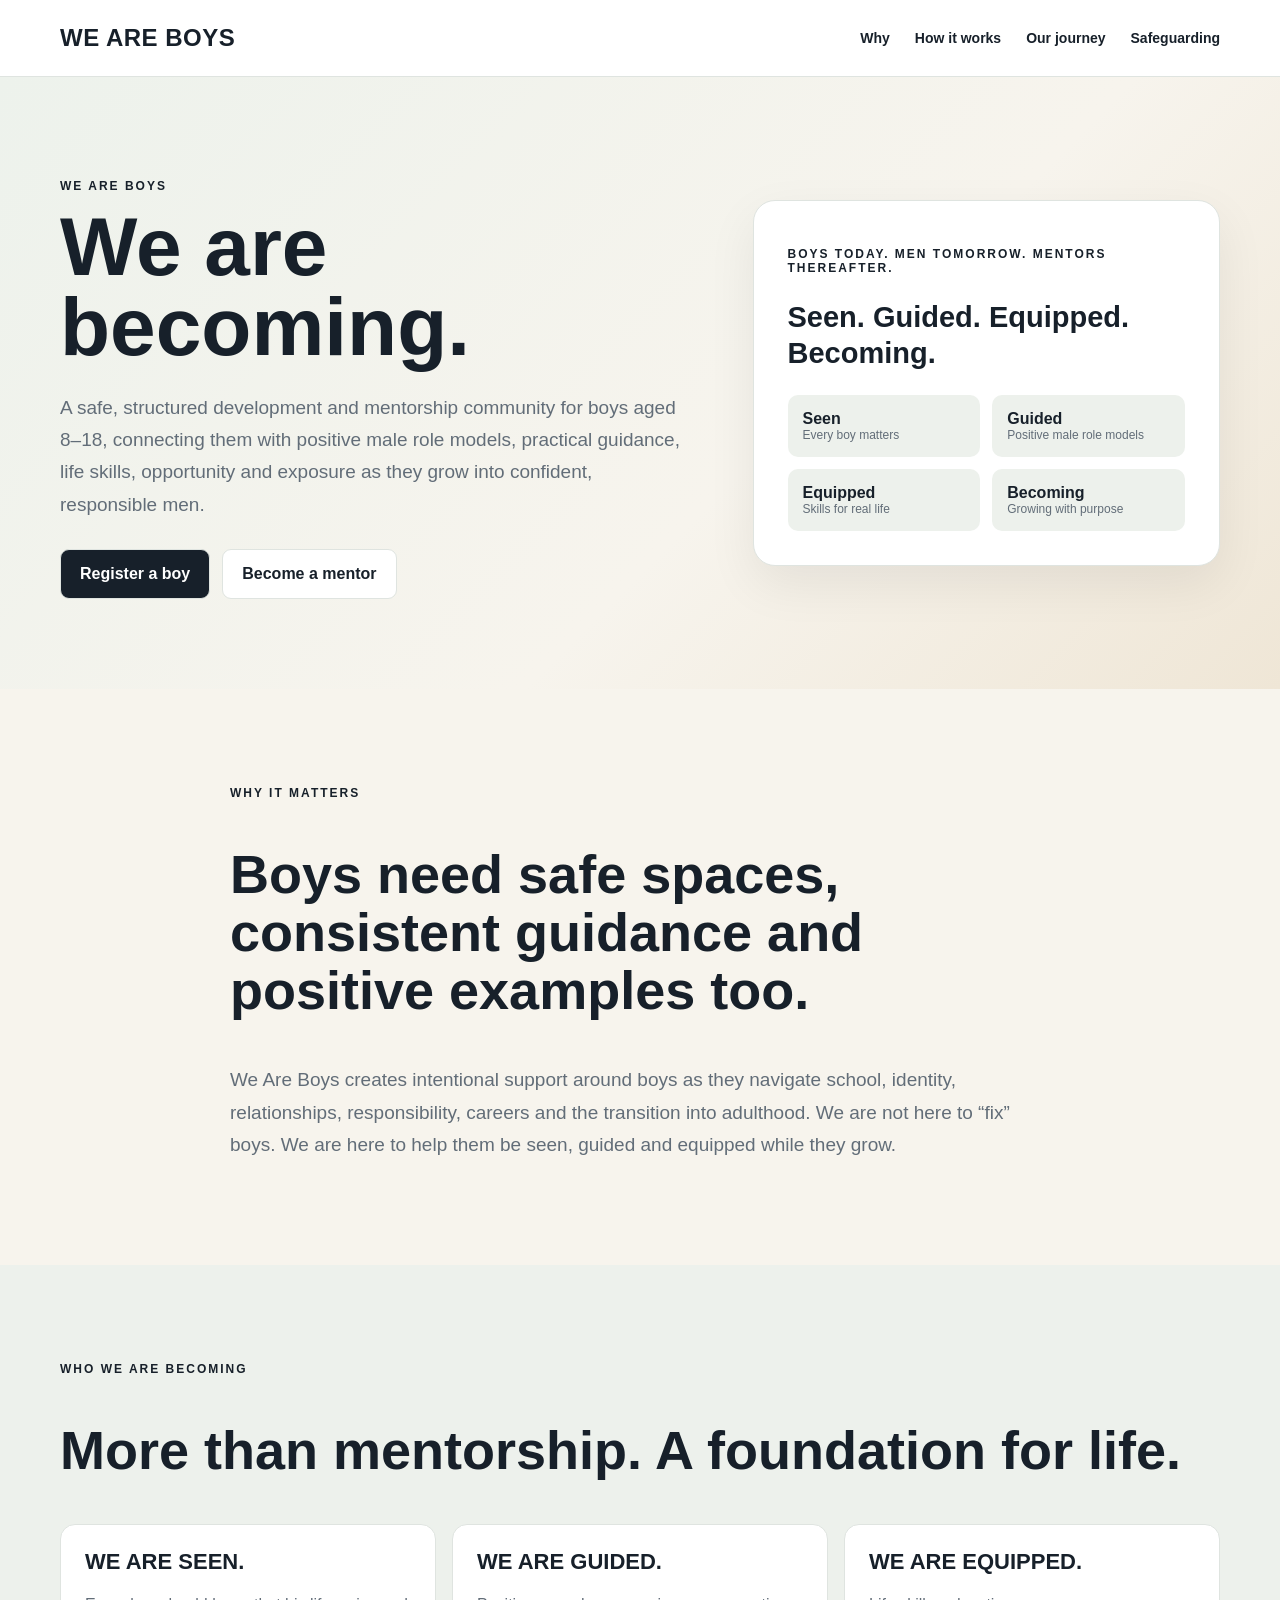
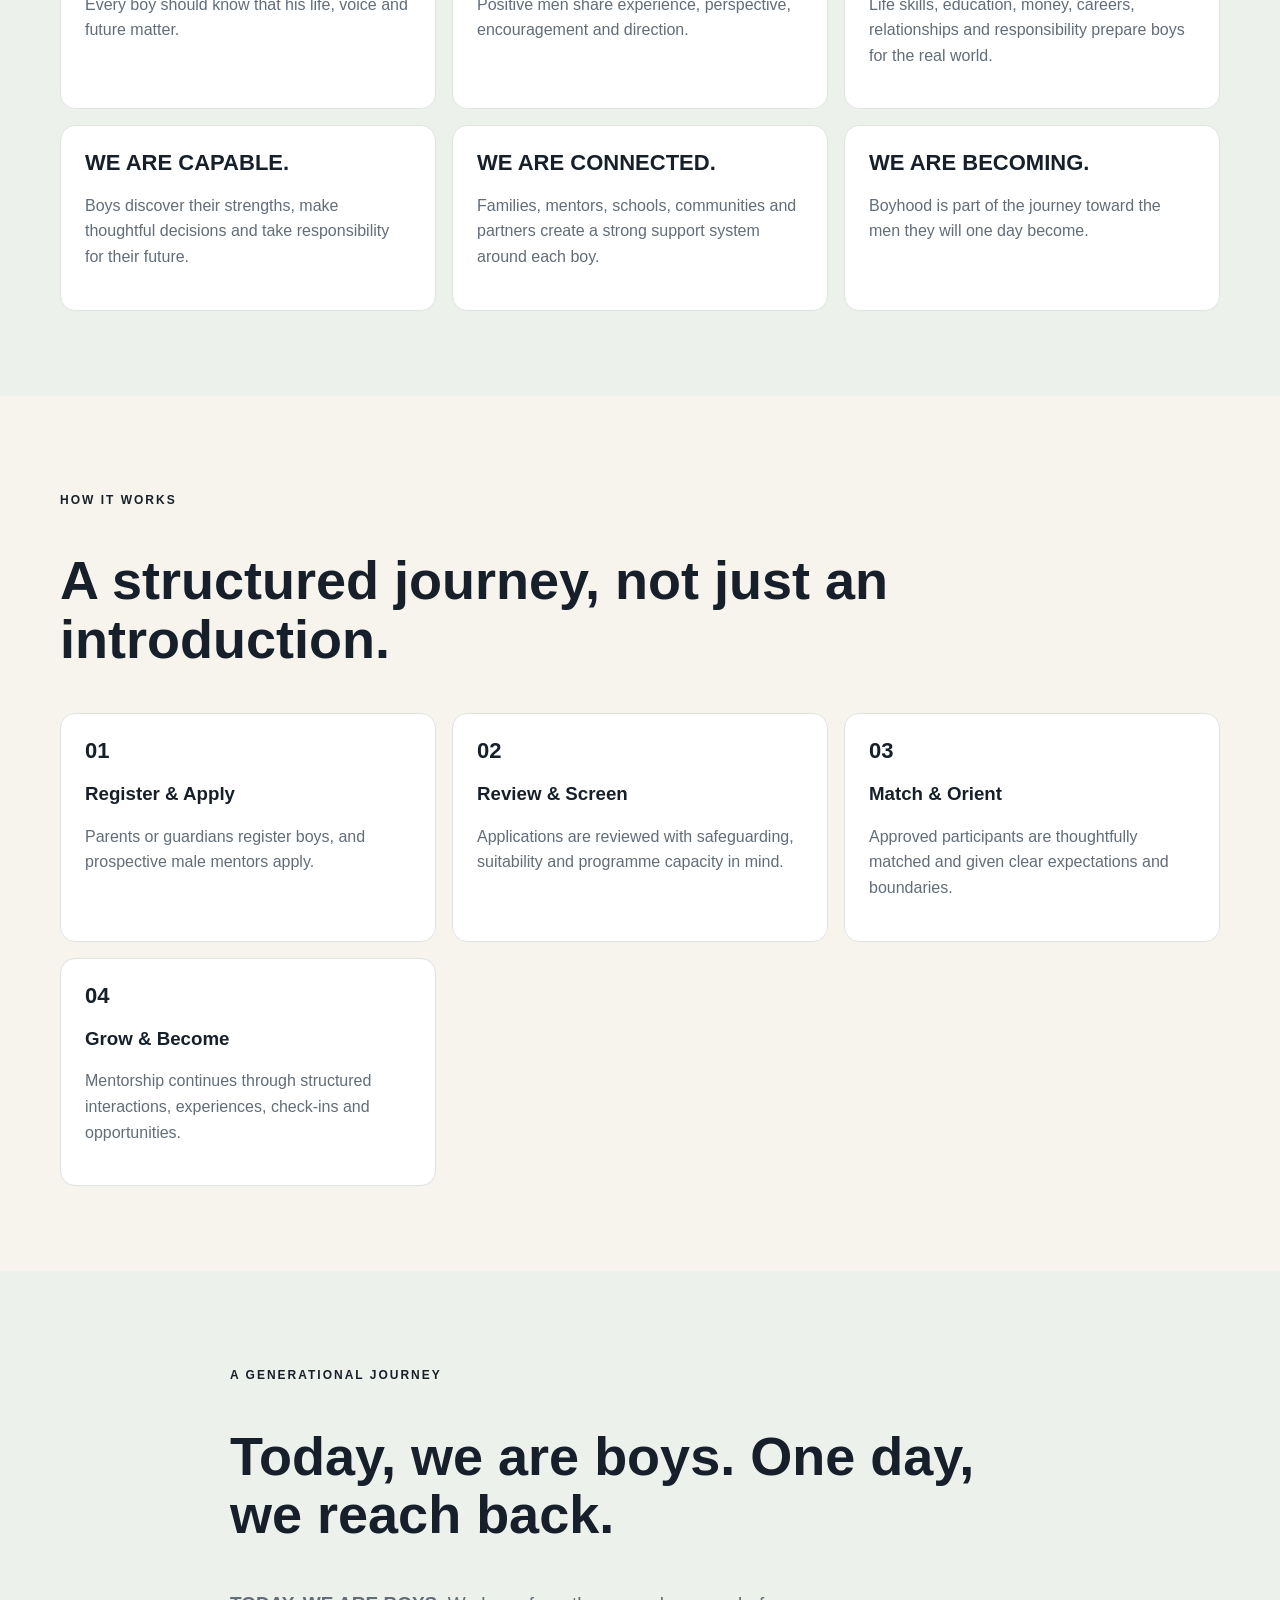
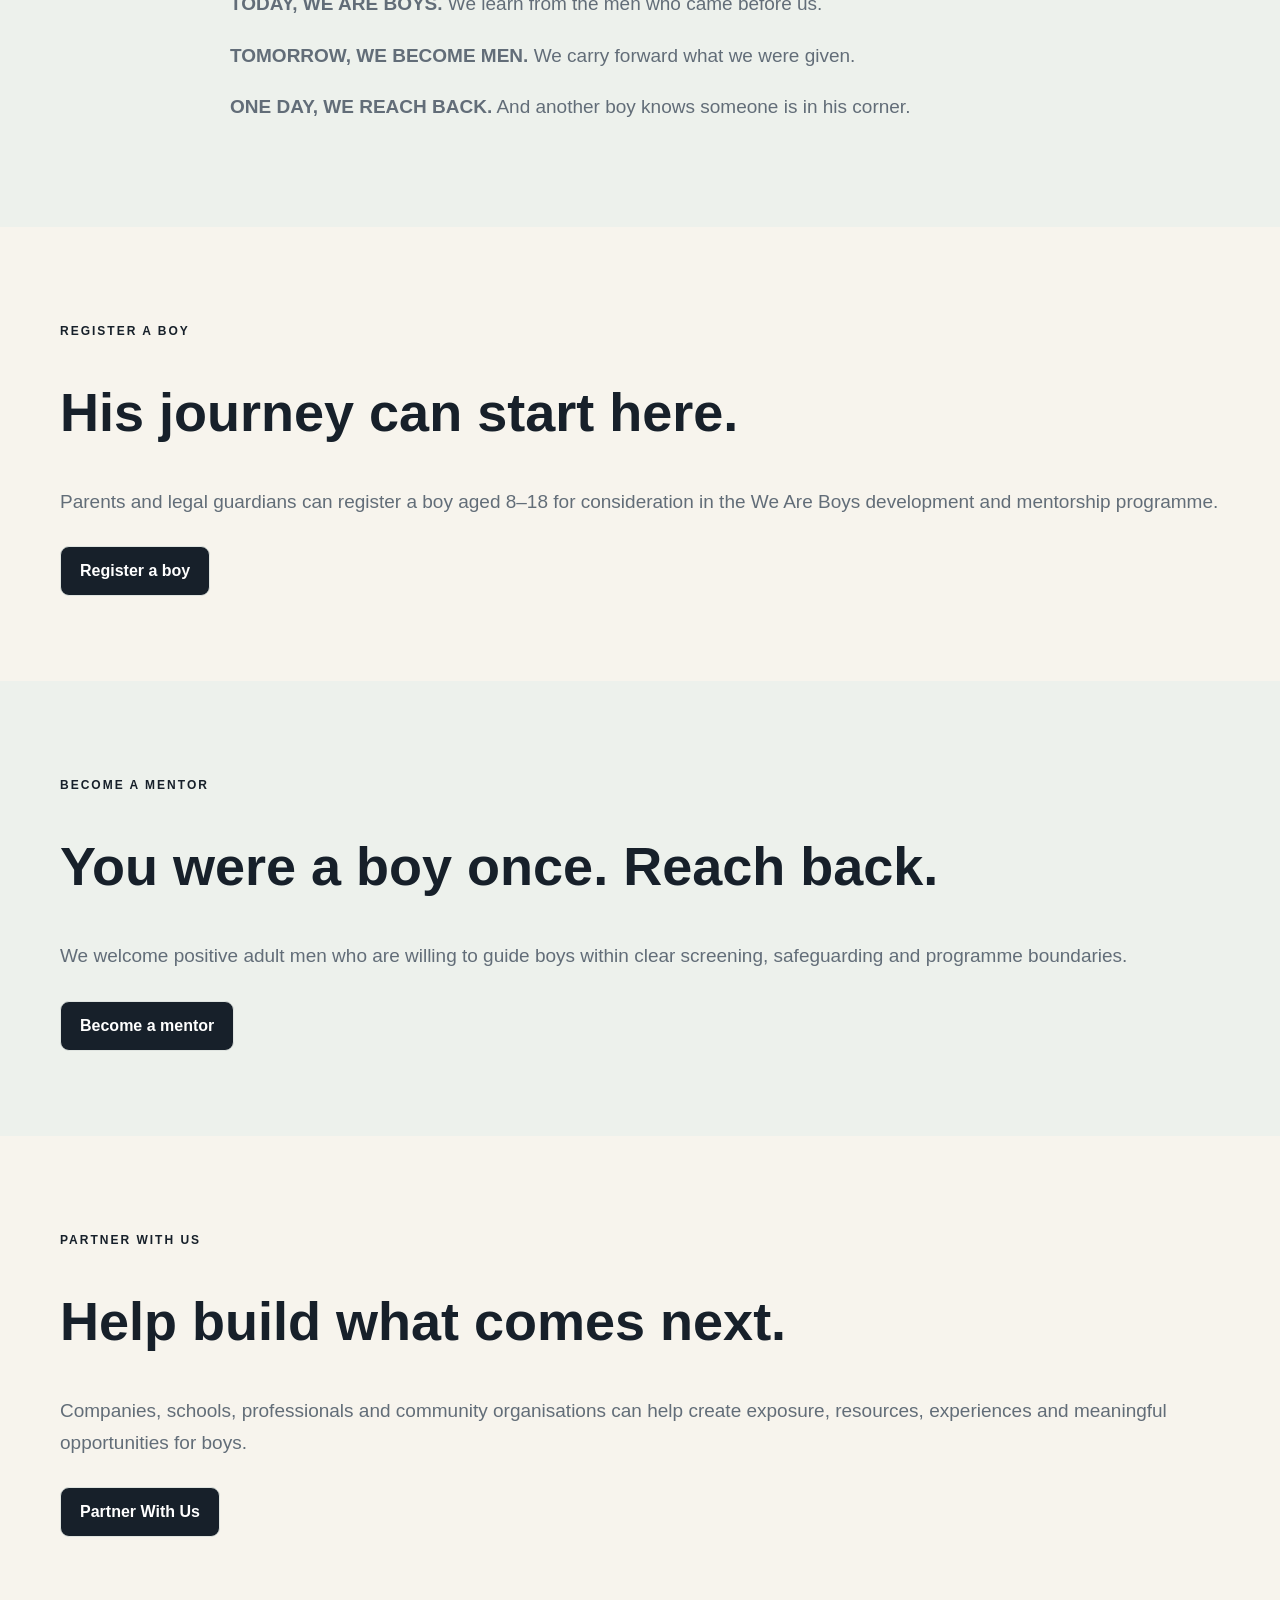
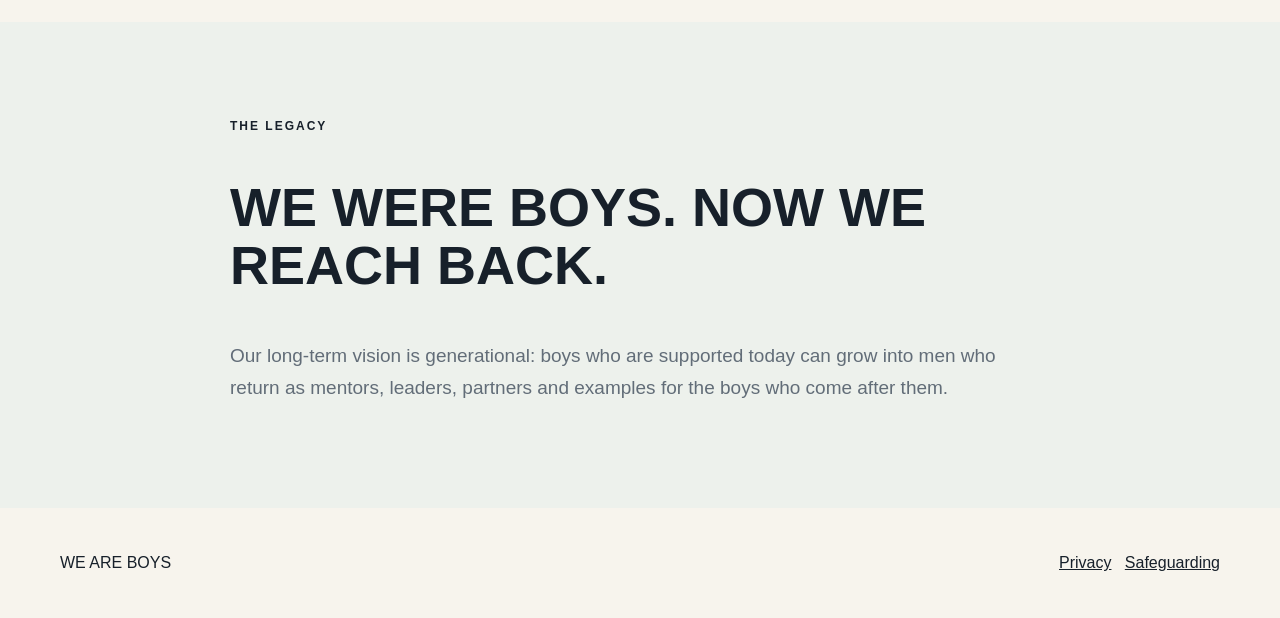
<file: index.html>
<!doctype html>
<html lang="en">
<head>
<meta charset="utf-8">
<meta name="viewport" content="width=device-width,initial-scale=1">
<title>We Are Boys — We Are Becoming</title>
<link rel="stylesheet" href="./style.css">
</head>
<body>
<header><div class="wrap nav"><a class="brand" href="./">WE ARE BOYS</a><nav><a href="#why">Why</a><a href="#how">How it works</a><a href="#becoming">Our journey</a><a href="./safeguarding/">Safeguarding</a></nav></div></header>
<main>
<section class="hero"><div class="wrap grid"><div><p class="eyebrow">WE ARE BOYS</p><h1>We are becoming.</h1><p class="lead">A safe, structured development and mentorship community for boys aged 8–18, connecting them with positive male role models, practical guidance, life skills, opportunity and exposure as they grow into confident, responsible men.</p><div class="actions"><a class="btn primary" href="./register-a-boy/">Register a boy</a><a class="btn secondary" href="./mentor/">Become a mentor</a></div></div><aside class="panel"><p class="eyebrow">BOYS TODAY. MEN TOMORROW. MENTORS THEREAFTER.</p><h2>Seen. Guided. Equipped. Becoming.</h2><div class="mini"><div><b>Seen</b><span>Every boy matters</span></div><div><b>Guided</b><span>Positive male role models</span></div><div><b>Equipped</b><span>Skills for real life</span></div><div><b>Becoming</b><span>Growing with purpose</span></div></div></aside></div></section>
<section id="why" class="section"><div class="wrap narrow"><p class="eyebrow">WHY IT MATTERS</p><h2>Boys need safe spaces, consistent guidance and positive examples too.</h2><p class="lead">We Are Boys creates intentional support around boys as they navigate school, identity, relationships, responsibility, careers and the transition into adulthood. We are not here to “fix” boys. We are here to help them be seen, guided and equipped while they grow.</p></div></section>
<section class="section soft"><div class="wrap"><p class="eyebrow">WHO WE ARE BECOMING</p><h2>More than mentorship. A foundation for life.</h2><div class="steps"><article><b>WE ARE SEEN.</b><p>Every boy should know that his life, voice and future matter.</p></article><article><b>WE ARE GUIDED.</b><p>Positive men share experience, perspective, encouragement and direction.</p></article><article><b>WE ARE EQUIPPED.</b><p>Life skills, education, money, careers, relationships and responsibility prepare boys for the real world.</p></article><article><b>WE ARE CAPABLE.</b><p>Boys discover their strengths, make thoughtful decisions and take responsibility for their future.</p></article><article><b>WE ARE CONNECTED.</b><p>Families, mentors, schools, communities and partners create a strong support system around each boy.</p></article><article><b>WE ARE BECOMING.</b><p>Boyhood is part of the journey toward the men they will one day become.</p></article></div></div></section>
<section id="how" class="section"><div class="wrap"><p class="eyebrow">HOW IT WORKS</p><h2>A structured journey, not just an introduction.</h2><div class="steps"><article><b>01</b><h3>Register & Apply</h3><p>Parents or guardians register boys, and prospective male mentors apply.</p></article><article><b>02</b><h3>Review & Screen</h3><p>Applications are reviewed with safeguarding, suitability and programme capacity in mind.</p></article><article><b>03</b><h3>Match & Orient</h3><p>Approved participants are thoughtfully matched and given clear expectations and boundaries.</p></article><article><b>04</b><h3>Grow & Become</h3><p>Mentorship continues through structured interactions, experiences, check-ins and opportunities.</p></article></div></div></section>
<section id="becoming" class="section soft"><div class="wrap narrow"><p class="eyebrow">A GENERATIONAL JOURNEY</p><h2>Today, we are boys. One day, we reach back.</h2><p class="lead"><strong>TODAY, WE ARE BOYS.</strong> We learn from the men who came before us.</p><p class="lead"><strong>TOMORROW, WE BECOME MEN.</strong> We carry forward what we were given.</p><p class="lead"><strong>ONE DAY, WE REACH BACK.</strong> And another boy knows someone is in his corner.</p></div></section>
<section class="section"><div class="wrap"><p class="eyebrow">REGISTER A BOY</p><h2>His journey can start here.</h2><p class="lead">Parents and legal guardians can register a boy aged 8–18 for consideration in the We Are Boys development and mentorship programme.</p><div class="actions"><a class="btn primary" href="./register-a-boy/">Register a boy</a></div></div></section>
<section class="section soft"><div class="wrap"><p class="eyebrow">BECOME A MENTOR</p><h2>You were a boy once. Reach back.</h2><p class="lead">We welcome positive adult men who are willing to guide boys within clear screening, safeguarding and programme boundaries.</p><div class="actions"><a class="btn primary" href="./mentor/">Become a mentor</a></div></div></section>
<section class="section"><div class="wrap"><p class="eyebrow">PARTNER WITH US</p><h2>Help build what comes next.</h2><p class="lead">Companies, schools, professionals and community organisations can help create exposure, resources, experiences and meaningful opportunities for boys.</p><div class="actions"><a class="btn primary" href="./partner/">Partner With Us</a></div></div></section>
<section class="section soft"><div class="wrap narrow"><p class="eyebrow">THE LEGACY</p><h2>WE WERE BOYS. NOW WE REACH BACK.</h2><p class="lead">Our long-term vision is generational: boys who are supported today can grow into men who return as mentors, leaders, partners and examples for the boys who come after them.</p></div></section>
</main>
<footer><div class="wrap footer"><span>WE ARE BOYS</span><span><a href="./privacy/">Privacy</a> &nbsp; <a href="./safeguarding/">Safeguarding</a></span></div></footer>
</body>
</html>
</file>
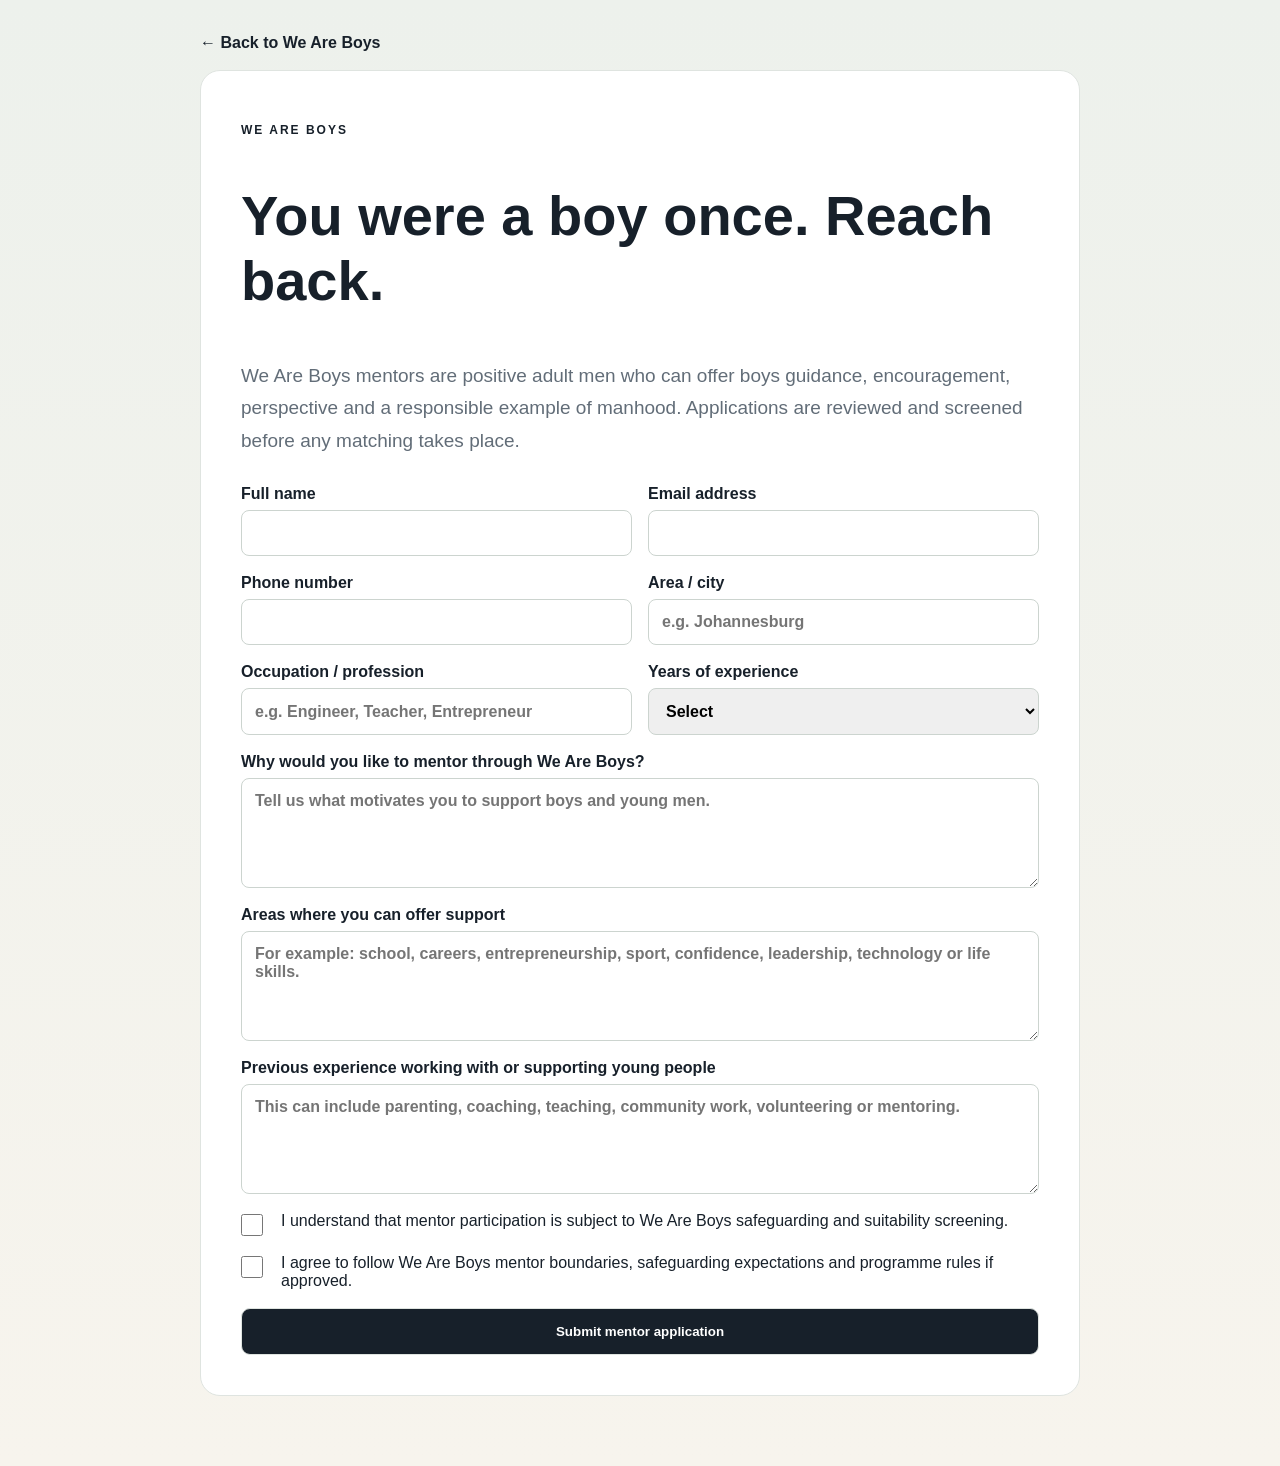
<file: mentor/index.html>
<!doctype html><html lang="en"><head><meta charset="utf-8"><meta name="viewport" content="width=device-width,initial-scale=1"><title>Become a Mentor — We Are Boys</title><link rel="stylesheet" href="../style.css"></head><body><main class="form-page"><a class="toplink" href="../">← Back to We Are Boys</a><section class="card"><p class="eyebrow">WE ARE BOYS</p><h1>You were a boy once. Reach back.</h1><p class="lead">We Are Boys mentors are positive adult men who can offer boys guidance, encouragement, perspective and a responsible example of manhood. Applications are reviewed and screened before any matching takes place.</p><form id="mentorForm"><div class="two"><label>Full name<input name="full_name" autocomplete="name" required></label><label>Email address<input name="email" type="email" autocomplete="email" required></label></div><div class="two"><label>Phone number<input name="phone" type="tel" autocomplete="tel" required></label><label>Area / city<input name="area" placeholder="e.g. Johannesburg"></label></div><div class="two"><label>Occupation / profession<input name="occupation" placeholder="e.g. Engineer, Teacher, Entrepreneur"></label><label>Years of experience<select name="experience_range"><option value="">Select</option><option>0–2 years</option><option>3–5 years</option><option>6–10 years</option><option>11–20 years</option><option>20+ years</option></select></label></div><label>Why would you like to mentor through We Are Boys?<textarea name="motivation" required placeholder="Tell us what motivates you to support boys and young men."></textarea></label><label>Areas where you can offer support<textarea name="support_areas" placeholder="For example: school, careers, entrepreneurship, sport, confidence, leadership, technology or life skills."></textarea></label><label>Previous experience working with or supporting young people<textarea name="youth_experience" placeholder="This can include parenting, coaching, teaching, community work, volunteering or mentoring."></textarea></label><label class="check"><input name="consent_screening" type="checkbox" required><span>I understand that mentor participation is subject to We Are Boys safeguarding and suitability screening.</span></label><label class="check"><input name="consent_terms" type="checkbox" required><span>I agree to follow We Are Boys mentor boundaries, safeguarding expectations and programme rules if approved.</span></label><button class="btn primary" type="submit" data-label="Submit mentor application">Submit mentor application</button><p class="status" hidden aria-live="polite"></p></form></section></main><script src="../form.js"></script><script>document.getElementById('mentorForm').addEventListener('submit', e => submitForm(e, 'mentor_applications', {full_name:'full_name',email:'email',phone:'phone',area:'area',occupation:'occupation',experience_range:'experience_range',motivation:'motivation',support_areas:'support_areas',youth_experience:'youth_experience',consent_screening:'consent_screening',consent_terms:'consent_terms'}));</script></body></html>
</file>
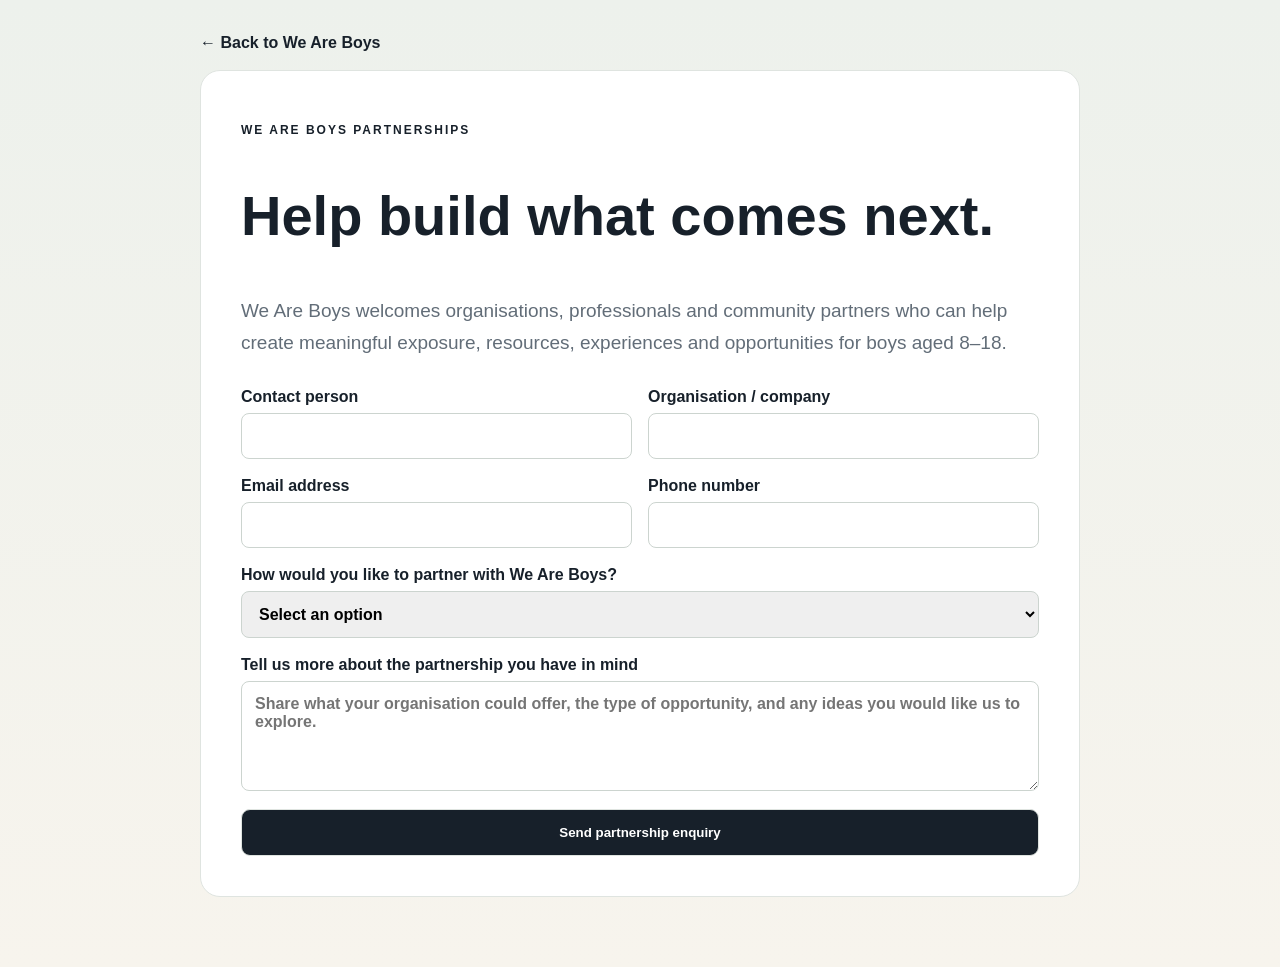
<file: partner/index.html>
<!doctype html><html lang="en"><head><meta charset="utf-8"><meta name="viewport" content="width=device-width,initial-scale=1"><title>Partner With Us — We Are Boys</title><link rel="stylesheet" href="../style.css"></head><body><main class="form-page"><a class="toplink" href="../">← Back to We Are Boys</a><section class="card"><p class="eyebrow">WE ARE BOYS PARTNERSHIPS</p><h1>Help build what comes next.</h1><p class="lead">We Are Boys welcomes organisations, professionals and community partners who can help create meaningful exposure, resources, experiences and opportunities for boys aged 8–18.</p><form id="partnerForm"><div class="two"><label>Contact person<input name="contact_name" autocomplete="name" required></label><label>Organisation / company<input name="organisation" autocomplete="organization"></label></div><div class="two"><label>Email address<input name="email" type="email" autocomplete="email" required></label><label>Phone number<input name="phone" type="tel" autocomplete="tel"></label></div><label>How would you like to partner with We Are Boys?<select name="partnership_type"><option value="">Select an option</option><option>Career exposure / workplace visits</option><option>Workshops or skills development</option><option>Mentorship support</option><option>Education or training opportunities</option><option>Sports or wellbeing activities</option><option>Sponsorship or resources</option><option>Community collaboration</option><option>Other</option></select></label><label>Tell us more about the partnership you have in mind<textarea name="details" placeholder="Share what your organisation could offer, the type of opportunity, and any ideas you would like us to explore."></textarea></label><button class="btn primary" type="submit" data-label="Send partnership enquiry">Send partnership enquiry</button><p class="status" hidden aria-live="polite"></p></form></section></main><script src="../form.js"></script><script>document.getElementById('partnerForm').addEventListener('submit', e => submitForm(e, 'partner_enquiries', {contact_name:'contact_name',organisation:'organisation',email:'email',phone:'phone',partnership_type:'partnership_type',details:'details'}));</script></body></html>
</file>
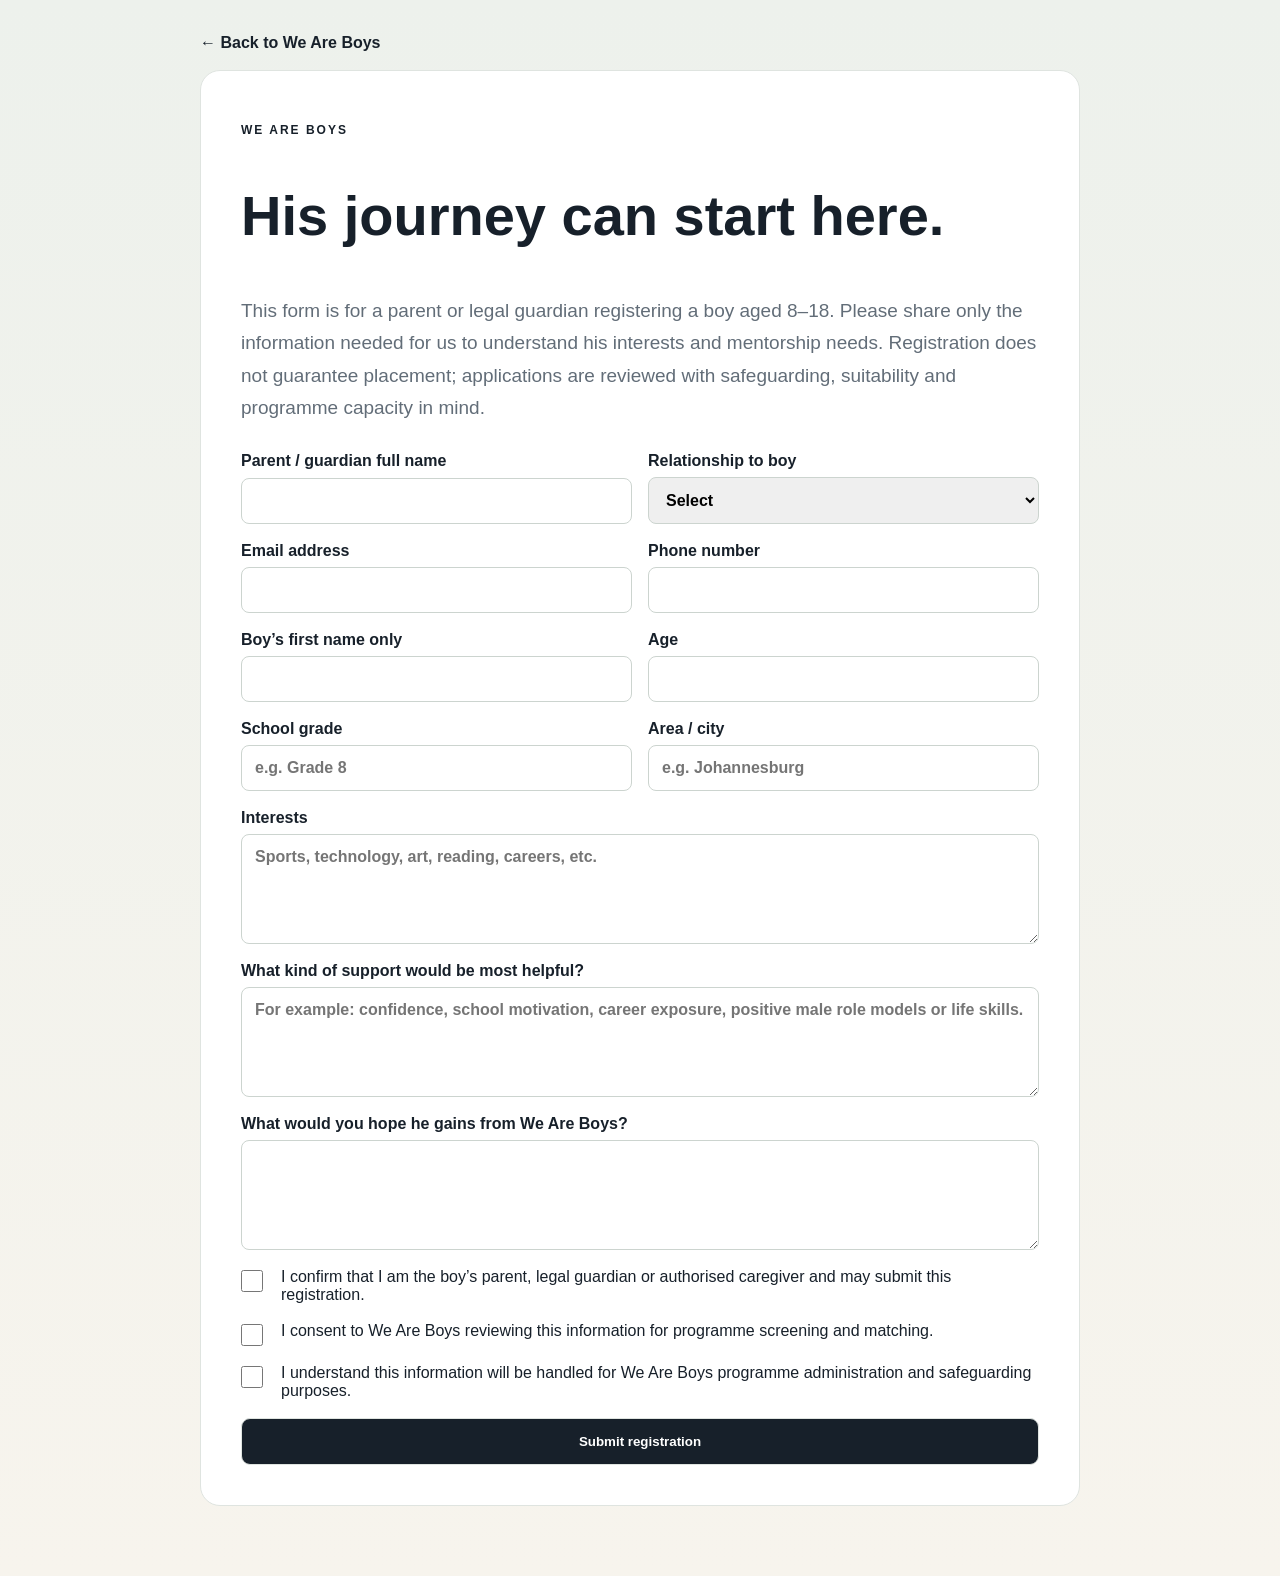
<file: register-a-boy/index.html>
<!doctype html><html lang="en"><head><meta charset="utf-8"><meta name="viewport" content="width=device-width,initial-scale=1"><title>Register a Boy — We Are Boys</title><link rel="stylesheet" href="../style.css"></head><body><main class="form-page"><a class="toplink" href="../">← Back to We Are Boys</a><section class="card"><p class="eyebrow">WE ARE BOYS</p><h1>His journey can start here.</h1><p class="lead">This form is for a parent or legal guardian registering a boy aged 8–18. Please share only the information needed for us to understand his interests and mentorship needs. Registration does not guarantee placement; applications are reviewed with safeguarding, suitability and programme capacity in mind.</p><form id="boyForm"><div class="two"><label>Parent / guardian full name<input name="guardian_name" autocomplete="name" required></label><label>Relationship to boy<select name="guardian_relationship" required><option value="">Select</option><option>Parent</option><option>Legal guardian</option><option>Other authorised caregiver</option></select></label></div><div class="two"><label>Email address<input name="guardian_email" type="email" autocomplete="email" required></label><label>Phone number<input name="guardian_phone" type="tel" autocomplete="tel" required></label></div><div class="two"><label>Boy’s first name only<input name="boy_first_name" required></label><label>Age<input name="boy_age" type="number" min="8" max="18" inputmode="numeric" required></label></div><div class="two"><label>School grade<input name="grade" placeholder="e.g. Grade 8" required></label><label>Area / city<input name="area" placeholder="e.g. Johannesburg"></label></div><label>Interests<textarea name="interests" placeholder="Sports, technology, art, reading, careers, etc."></textarea></label><label>What kind of support would be most helpful?<textarea name="support_needs" placeholder="For example: confidence, school motivation, career exposure, positive male role models or life skills."></textarea></label><label>What would you hope he gains from We Are Boys?<textarea name="guardian_goals"></textarea></label><label class="check"><input name="guardian_confirmed" type="checkbox" required><span>I confirm that I am the boy’s parent, legal guardian or authorised caregiver and may submit this registration.</span></label><label class="check"><input name="consent_programme" type="checkbox" required><span>I consent to We Are Boys reviewing this information for programme screening and matching.</span></label><label class="check"><input name="consent_privacy" type="checkbox" required><span>I understand this information will be handled for We Are Boys programme administration and safeguarding purposes.</span></label><button class="btn primary" type="submit" data-label="Submit registration">Submit registration</button><p class="status" hidden aria-live="polite"></p></form></section></main><script src="../form.js"></script><script>document.getElementById('boyForm').addEventListener('submit',e=>submitForm(e,'boy_registrations',{guardian_name:'guardian_name',guardian_relationship:'guardian_relationship',guardian_email:'guardian_email',guardian_phone:'guardian_phone',boy_first_name:'boy_first_name',boy_age:'boy_age',grade:'grade',area:'area',interests:'interests',support_needs:'support_needs',guardian_goals:'guardian_goals',guardian_confirmed:'guardian_confirmed',consent_programme:'consent_programme',consent_privacy:'consent_privacy'}));</script></body></html>
</file>
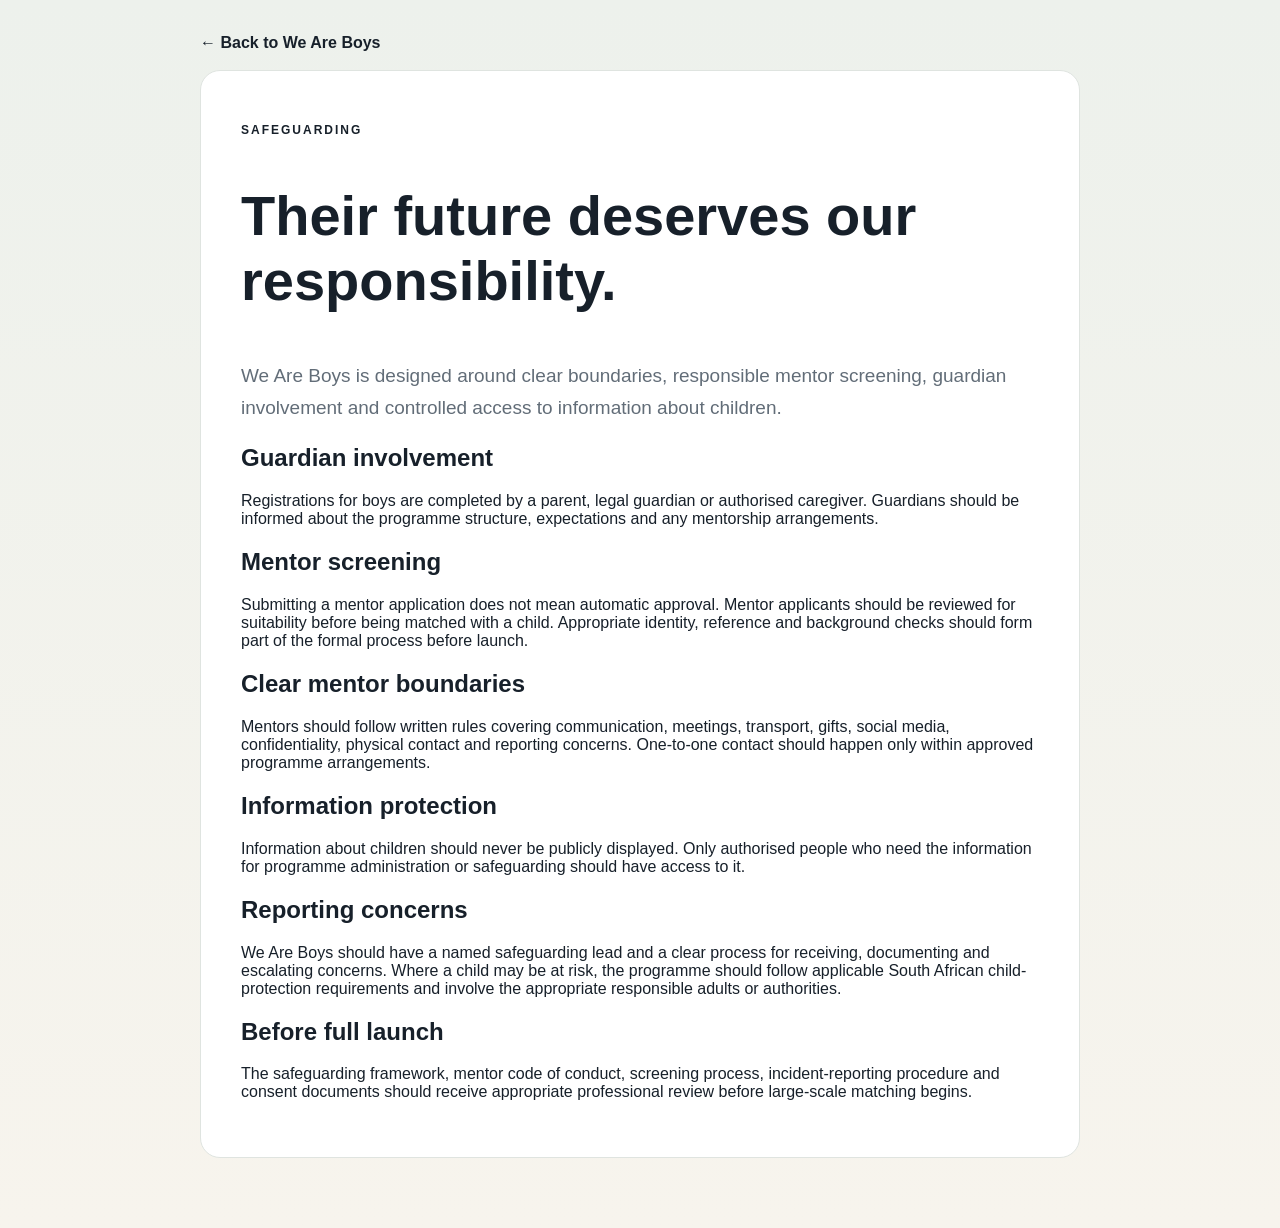
<file: safeguarding/index.html>
<!doctype html><html lang="en"><head><meta charset="utf-8"><meta name="viewport" content="width=device-width,initial-scale=1"><title>Safeguarding — We Are Boys</title><link rel="stylesheet" href="../style.css"></head><body><main class="form-page"><a class="toplink" href="../">← Back to We Are Boys</a><section class="card"><p class="eyebrow">SAFEGUARDING</p><h1>Their future deserves our responsibility.</h1><p class="lead">We Are Boys is designed around clear boundaries, responsible mentor screening, guardian involvement and controlled access to information about children.</p><h2>Guardian involvement</h2><p>Registrations for boys are completed by a parent, legal guardian or authorised caregiver. Guardians should be informed about the programme structure, expectations and any mentorship arrangements.</p><h2>Mentor screening</h2><p>Submitting a mentor application does not mean automatic approval. Mentor applicants should be reviewed for suitability before being matched with a child. Appropriate identity, reference and background checks should form part of the formal process before launch.</p><h2>Clear mentor boundaries</h2><p>Mentors should follow written rules covering communication, meetings, transport, gifts, social media, confidentiality, physical contact and reporting concerns. One-to-one contact should happen only within approved programme arrangements.</p><h2>Information protection</h2><p>Information about children should never be publicly displayed. Only authorised people who need the information for programme administration or safeguarding should have access to it.</p><h2>Reporting concerns</h2><p>We Are Boys should have a named safeguarding lead and a clear process for receiving, documenting and escalating concerns. Where a child may be at risk, the programme should follow applicable South African child-protection requirements and involve the appropriate responsible adults or authorities.</p><h2>Before full launch</h2><p>The safeguarding framework, mentor code of conduct, screening process, incident-reporting procedure and consent documents should receive appropriate professional review before large-scale matching begins.</p></section></main></body></html>
</file>
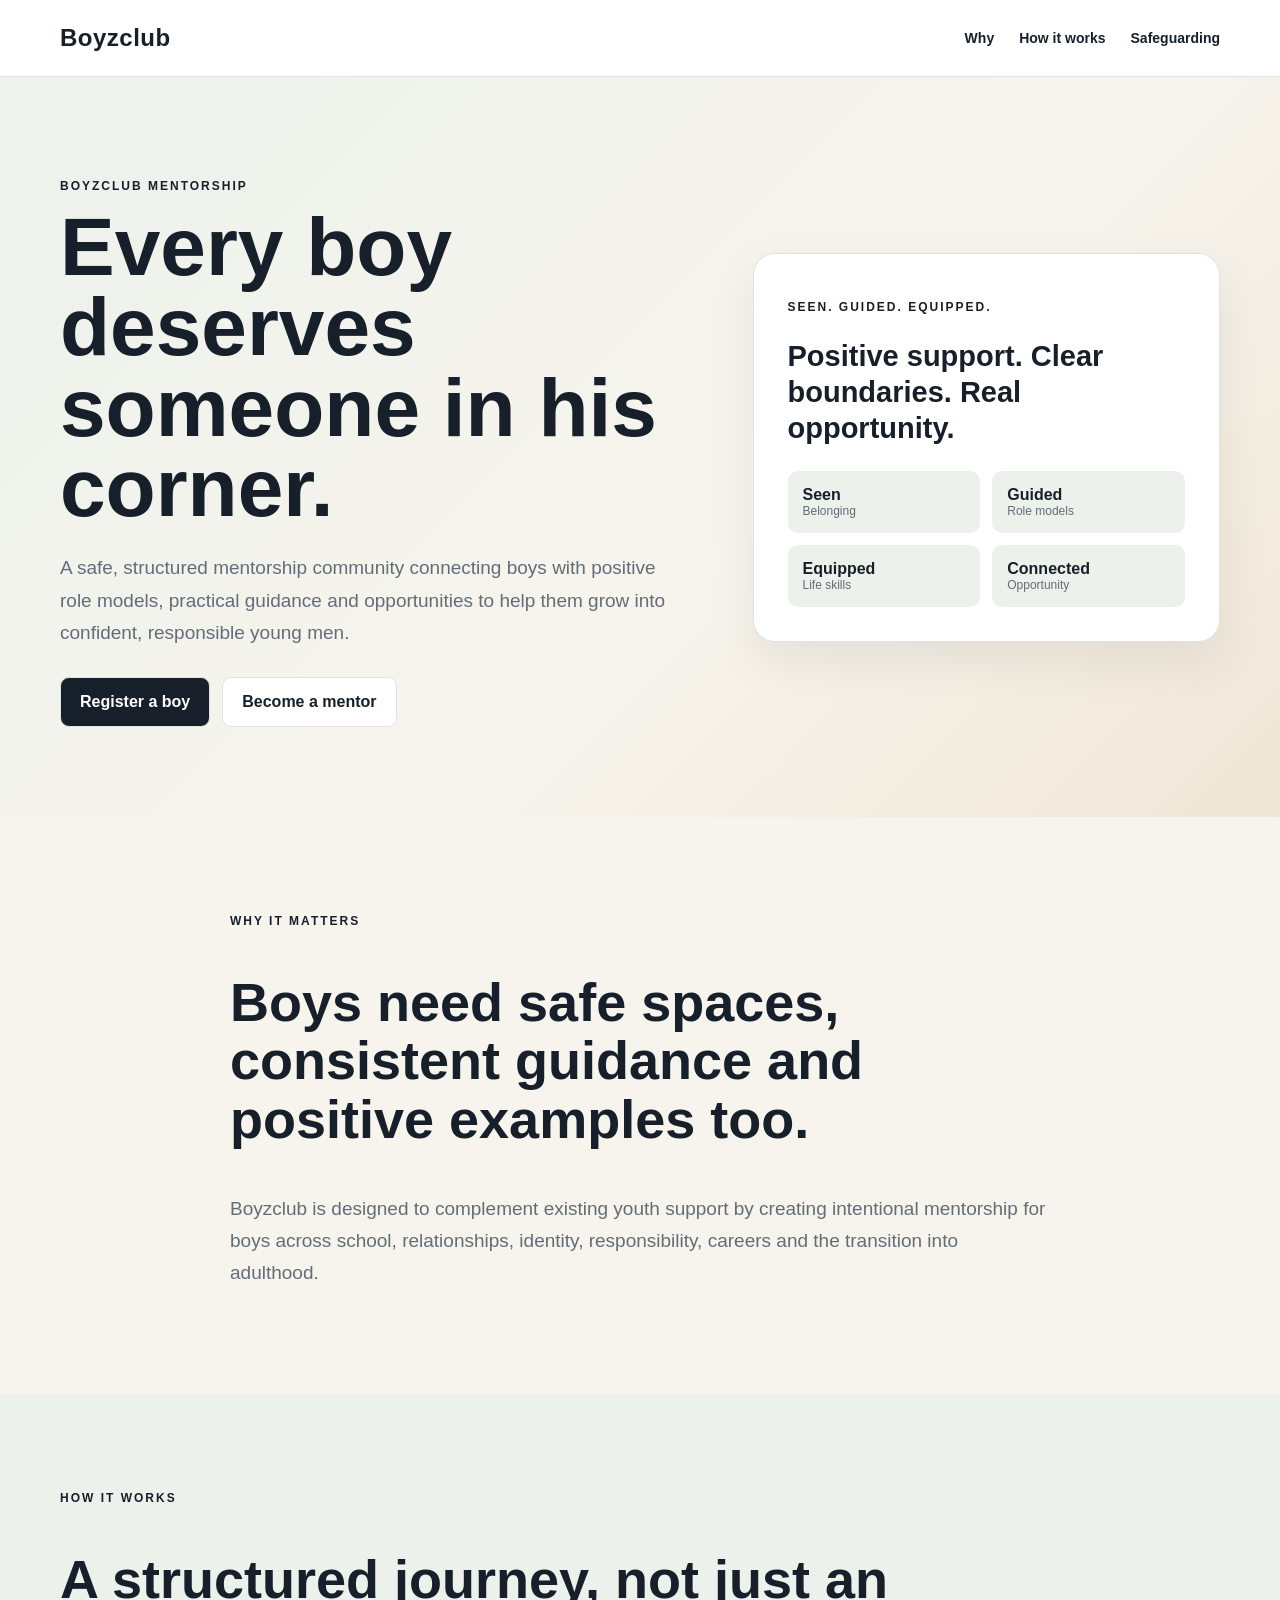
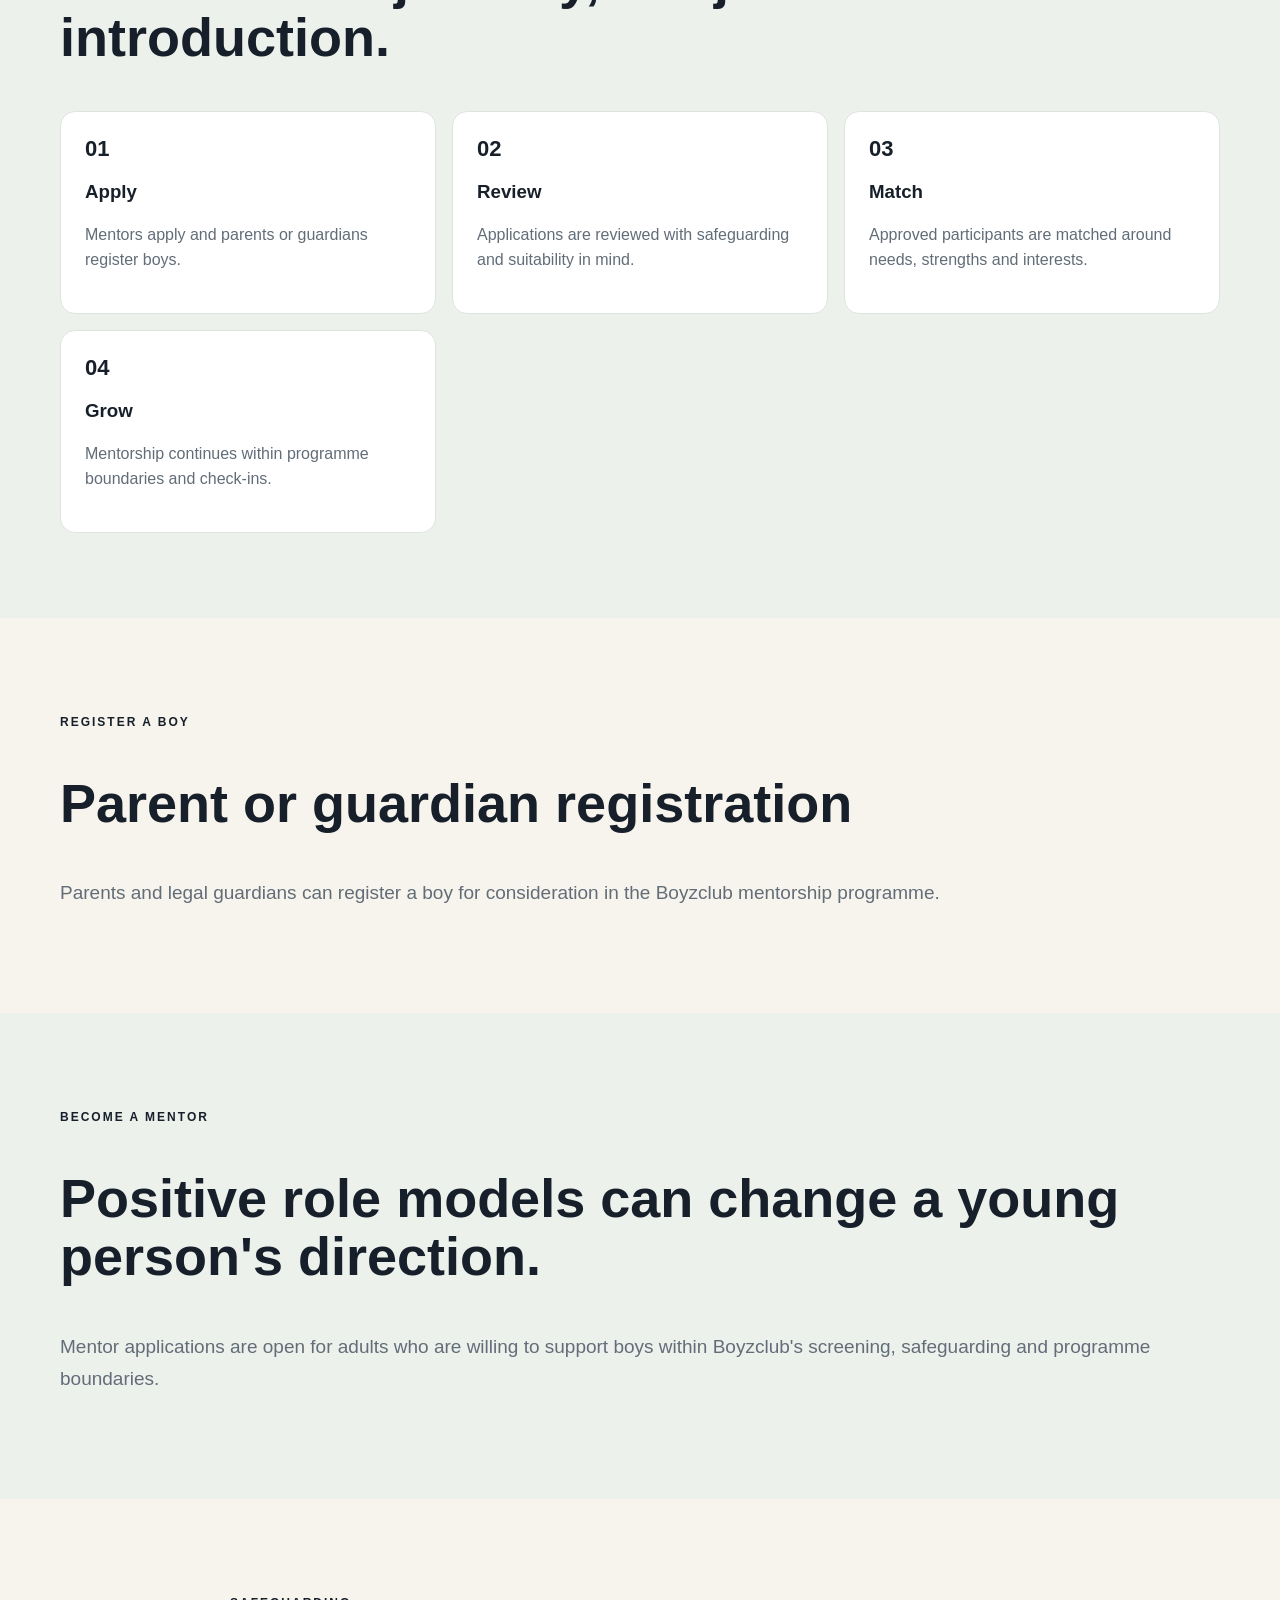
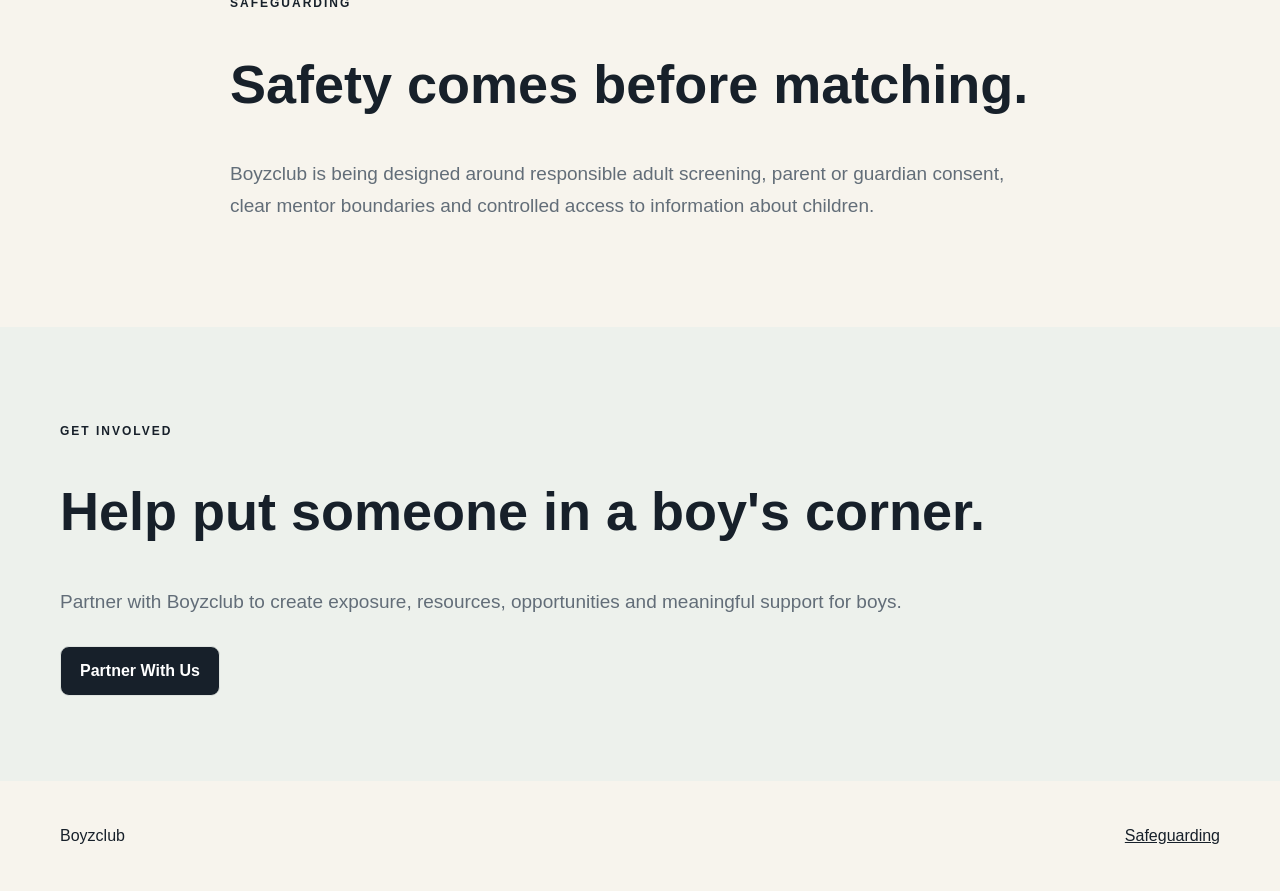
<file: index 3.html>
<!doctype html><html><head><meta charset='utf-8'><meta name='viewport' content='width=device-width,initial-scale=1'><title>Boyzclub</title><link rel='stylesheet' href='./style.css'></head><body><header><div class='wrap nav'><a class='brand' href='./'>Boyzclub</a><nav><a href='#why'>Why</a><a href='#how'>How it works</a><a href='#safeguarding'>Safeguarding</a></nav></div></header><main><section class='hero'><div class='wrap grid'><div><p class='eyebrow'>BOYZCLUB MENTORSHIP</p><h1>Every boy deserves someone in his corner.</h1><p class='lead'>A safe, structured mentorship community connecting boys with positive role models, practical guidance and opportunities to help them grow into confident, responsible young men.</p><div class='actions'><a class='btn primary' href='./register-a-boy/'>Register a boy</a><a class='btn secondary' href='./mentor/'>Become a mentor</a></div></div><aside class='panel'><p class='eyebrow'>SEEN. GUIDED. EQUIPPED.</p><h2>Positive support. Clear boundaries. Real opportunity.</h2><div class='mini'><div><b>Seen</b><span>Belonging</span></div><div><b>Guided</b><span>Role models</span></div><div><b>Equipped</b><span>Life skills</span></div><div><b>Connected</b><span>Opportunity</span></div></div></aside></div></section><section id='why' class='section'><div class='wrap narrow'><p class='eyebrow'>WHY IT MATTERS</p><h2>Boys need safe spaces, consistent guidance and positive examples too.</h2><p class='lead'>Boyzclub is designed to complement existing youth support by creating intentional mentorship for boys across school, relationships, identity, responsibility, careers and the transition into adulthood.</p></div></section><section id='how' class='section soft'><div class='wrap'><p class='eyebrow'>HOW IT WORKS</p><h2>A structured journey, not just an introduction.</h2><div class='steps'><article><b>01</b><h3>Apply</h3><p>Mentors apply and parents or guardians register boys.</p></article><article><b>02</b><h3>Review</h3><p>Applications are reviewed with safeguarding and suitability in mind.</p></article><article><b>03</b><h3>Match</h3><p>Approved participants are matched around needs, strengths and interests.</p></article><article><b>04</b><h3>Grow</h3><p>Mentorship continues within programme boundaries and check-ins.</p></article></div></div></section><section id='register' class='section'><div class='wrap'><p class='eyebrow'>REGISTER A BOY</p><h2>Parent or guardian registration</h2><p class='lead'>Parents and legal guardians can register a boy for consideration in the Boyzclub mentorship programme.</p></div></section><section id='mentor' class='section soft'><div class='wrap'><p class='eyebrow'>BECOME A MENTOR</p><h2>Positive role models can change a young person's direction.</h2><p class='lead'>Mentor applications are open for adults who are willing to support boys within Boyzclub's screening, safeguarding and programme boundaries.</p></div></section><section id='safeguarding' class='section'><div class='wrap narrow'><p class='eyebrow'>SAFEGUARDING</p><h2>Safety comes before matching.</h2><p class='lead'>Boyzclub is being designed around responsible adult screening, parent or guardian consent, clear mentor boundaries and controlled access to information about children.</p></div></section><section class='section soft'><div class='wrap'><p class='eyebrow'>GET INVOLVED</p><h2>Help put someone in a boy's corner.</h2><p class='lead'>Partner with Boyzclub to create exposure, resources, opportunities and meaningful support for boys.</p><div class='actions'><a class='btn primary' href='./partner/'>Partner With Us</a></div></div></section></main><footer><div class='wrap footer'><span>Boyzclub</span><span><a href='#safeguarding'>Safeguarding</a></span></div></footer></body></html>
</file>
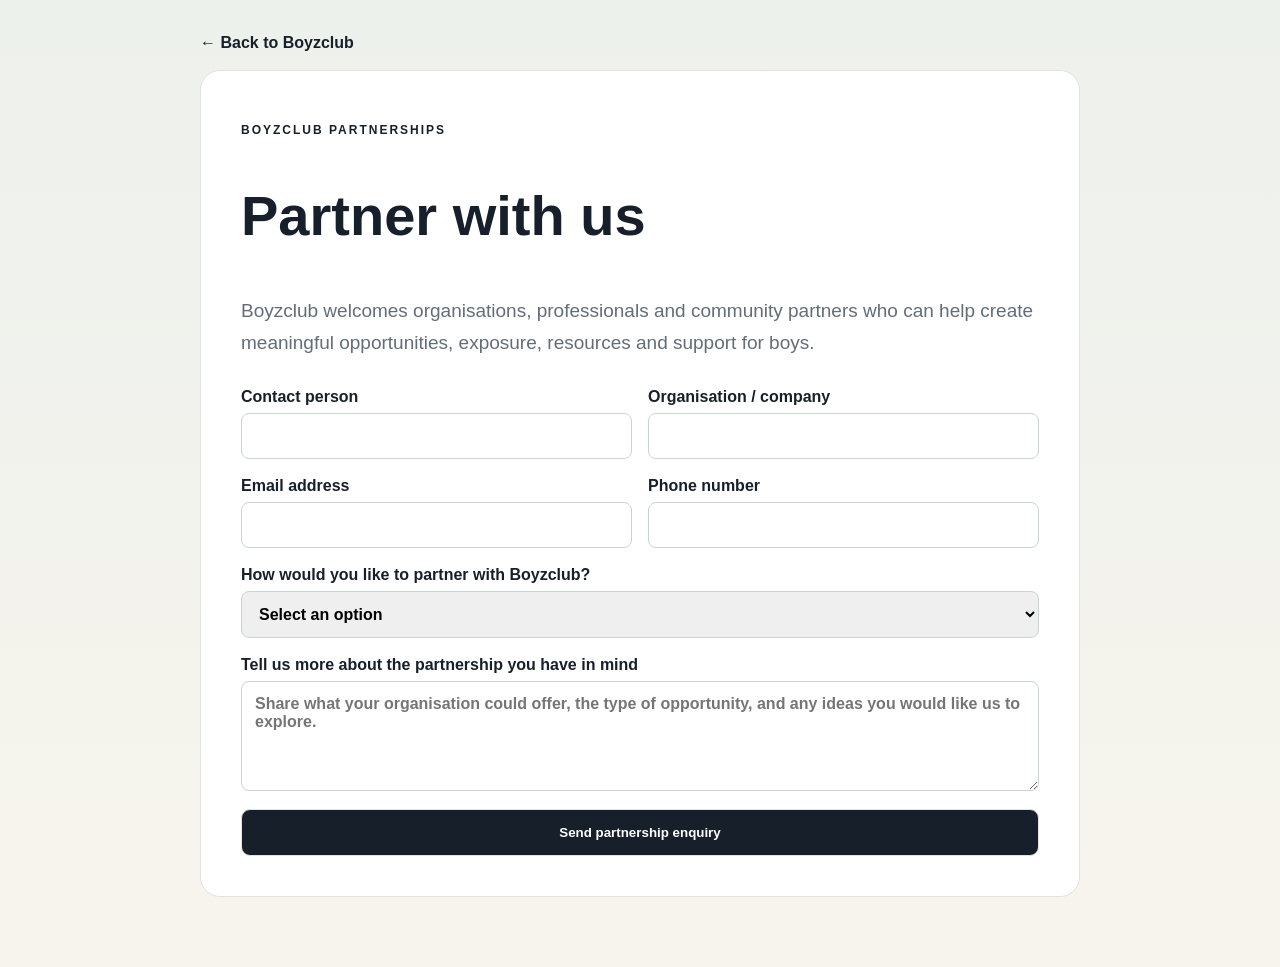
<file: partner/index 2.html>
<!doctype html>
<html lang="en">
<head>
<meta charset="utf-8">
<meta name="viewport" content="width=device-width,initial-scale=1">
<title>Partner With Us — Boyzclub</title>
<link rel="stylesheet" href="../style.css">
</head>
<body>
<main class="form-page">
  <a class="toplink" href="../">← Back to Boyzclub</a>

  <section class="card">
    <p class="eyebrow">BOYZCLUB PARTNERSHIPS</p>
    <h1>Partner with us</h1>
    <p class="lead">
      Boyzclub welcomes organisations, professionals and community partners who can help create
      meaningful opportunities, exposure, resources and support for boys.
    </p>

    <form id="partnerForm">
      <div class="two">
        <label>
          Contact person
          <input name="contact_name" autocomplete="name" required>
        </label>

        <label>
          Organisation / company
          <input name="organisation" autocomplete="organization">
        </label>
      </div>

      <div class="two">
        <label>
          Email address
          <input name="email" type="email" autocomplete="email" required>
        </label>

        <label>
          Phone number
          <input name="phone" type="tel" autocomplete="tel">
        </label>
      </div>

      <label>
        How would you like to partner with Boyzclub?
        <select name="partnership_type">
          <option value="">Select an option</option>
          <option>Career exposure / workplace visits</option>
          <option>Workshops or skills development</option>
          <option>Mentorship support</option>
          <option>Education or training opportunities</option>
          <option>Sports or wellbeing activities</option>
          <option>Sponsorship or resources</option>
          <option>Community collaboration</option>
          <option>Other</option>
        </select>
      </label>

      <label>
        Tell us more about the partnership you have in mind
        <textarea name="details" placeholder="Share what your organisation could offer, the type of opportunity, and any ideas you would like us to explore."></textarea>
      </label>

      <button class="btn primary" type="submit" data-label="Send partnership enquiry">
        Send partnership enquiry
      </button>

      <p class="status" hidden aria-live="polite"></p>
    </form>
  </section>
</main>

<script src="../form.js"></script>
<script>
document.getElementById('partnerForm').addEventListener('submit', e =>
  submitForm(e, 'partner_enquiries', {
    contact_name: 'contact_name',
    organisation: 'organisation',
    email: 'email',
    phone: 'phone',
    partnership_type: 'partnership_type',
    details: 'details'
  })
);
</script>
</body>
</html>
</file>
<file: style.css>
:root{--ink:#17202a;--muted:#626d78;--cream:#f7f4ed;--soft:#edf1ec;--white:#fff;--line:#dfe4e0}
*{box-sizing:border-box}
body{margin:0;font-family:Arial,Helvetica,sans-serif;background:var(--cream);color:var(--ink)}
a{color:inherit}
.wrap{width:min(1160px,calc(100% - 40px));margin:auto}
.narrow{max-width:820px}
header{background:#fff;border-bottom:1px solid var(--line);position:sticky;top:0;z-index:10}
.nav{height:76px;display:flex;align-items:center;justify-content:space-between}
.brand{font-size:24px;font-weight:900;text-decoration:none;letter-spacing:.5px}
.nav nav{display:flex;gap:25px}
.nav nav a{text-decoration:none;font-weight:700;font-size:14px}
.hero{padding:90px 0;background:linear-gradient(135deg,#edf2ec,#f7f4ed 60%,#efe6d6)}
.grid{display:grid;grid-template-columns:1.15fr .85fr;gap:60px;align-items:center}
.eyebrow{font-size:12px;font-weight:900;letter-spacing:2px}
.hero h1{font-size:clamp(48px,7vw,82px);line-height:.98;margin:14px 0 24px}
.lead{font-size:19px;line-height:1.7;color:var(--muted)}
.actions{display:flex;gap:12px;flex-wrap:wrap;margin-top:28px}
.btn{padding:15px 19px;border-radius:9px;text-decoration:none;font-weight:800;border:1px solid var(--line)}
.primary{background:var(--ink);color:#fff}
.secondary{background:#fff}
.panel{background:#fff;border:1px solid var(--line);border-radius:22px;padding:34px;box-shadow:0 18px 50px rgba(0,0,0,.07)}
.panel h2{font-size:29px;line-height:1.25}
.mini{display:grid;grid-template-columns:1fr 1fr;gap:12px}
.mini div{background:var(--soft);padding:15px;border-radius:10px;display:grid}
.mini span{color:var(--muted);font-size:12px}
.section{padding:85px 0}
.section h2{font-size:clamp(36px,5vw,54px);line-height:1.08}
.soft{background:var(--soft)}
.steps{display:grid;grid-template-columns:repeat(3,1fr);gap:16px;margin-top:38px}
.steps article{background:#fff;border:1px solid var(--line);border-radius:15px;padding:24px}
.steps article>b{font-size:22px;line-height:1.2;display:block}
.steps p{color:var(--muted);line-height:1.6}
.footer{min-height:110px;display:flex;align-items:center;justify-content:space-between}
.form-page{min-height:100vh;padding:34px 20px 70px;background:linear-gradient(#edf1ec,#f7f4ed)}
.card{width:min(880px,100%);margin:auto;background:#fff;border:1px solid var(--line);border-radius:20px;padding:40px}
.card h1{font-size:clamp(36px,5vw,56px)}
form{display:grid;gap:18px;margin-top:28px}
.two{display:grid;grid-template-columns:1fr 1fr;gap:16px}
label{display:grid;gap:7px;font-weight:700}
input,select,textarea{padding:13px;border:1px solid #ccd4cf;border-radius:8px;font:inherit}
textarea{min-height:110px}
.check{grid-template-columns:28px 1fr;column-gap:12px;row-gap:0;font-weight:400;align-items:start}
.check input[type="checkbox"]{width:22px;height:22px;margin:2px 0 0 0;padding:0}
.status{padding:12px 14px;border-radius:9px;font-weight:700}
.ok{background:#e9f6ec}
.bad{background:#faeaea}
button{cursor:pointer}
.toplink{display:block;width:min(880px,100%);margin:0 auto 18px;text-decoration:none;font-weight:700}
.policy ul{color:var(--muted);line-height:1.8}
.policy p{color:var(--muted);line-height:1.7}
@media(max-width:820px){.grid,.steps{grid-template-columns:1fr}.nav nav{display:none}.two{grid-template-columns:1fr}.footer{flex-direction:column;justify-content:center;gap:12px}}
</file>
